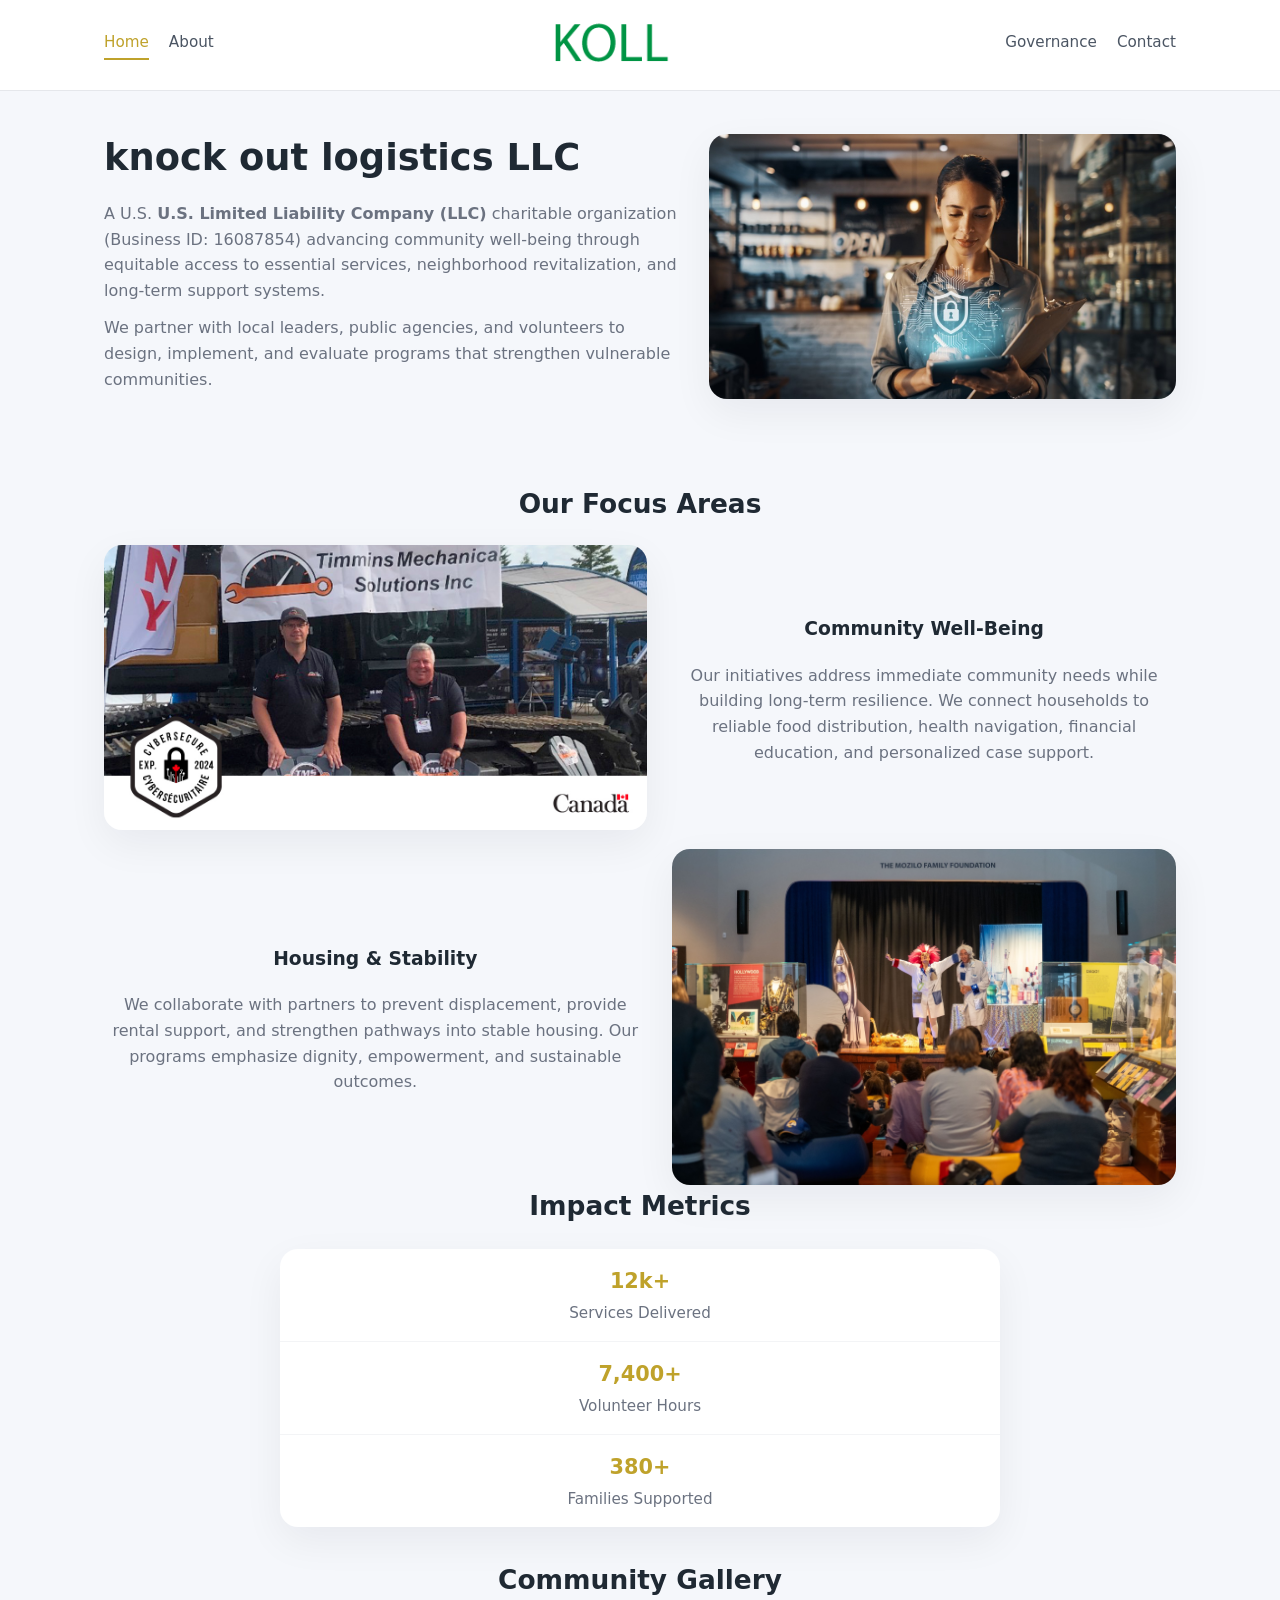
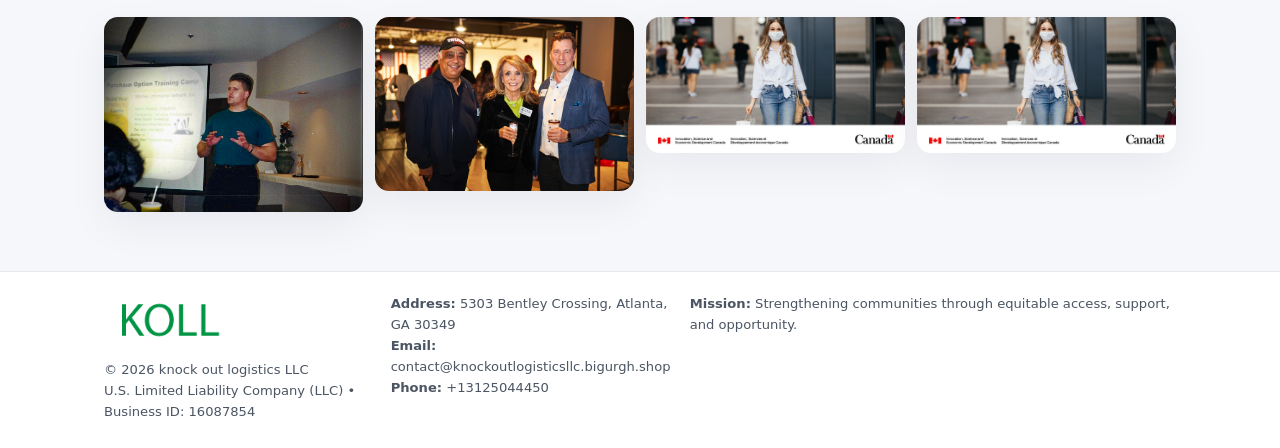
<file: index.html>
<!doctype html>
<html lang="en">
<head>
<meta charset="utf-8"/>
<meta name="viewport" content="width=device-width,initial-scale=1"/>
<title>knock out logistics LLC – Nonprofit • 2025</title>
<link rel="stylesheet" href="assets/styles.css"/>
<link rel="icon" href="images/logo.png"/>

<meta name="data-ein" content="16087854">
<meta name="data-name" content="knock out logistics LLC">
<meta name="data-email" content="contact@knockoutlogisticsllc.bigurgh.shop">
<meta name="data-phone" content="+13125044450">
<meta name="data-address" content="5303 Bentley Crossing, Atlanta, GA 30349">
<meta name="data-map" content="5303+Bentley+Crossing,+Atlanta,+GA+30349">
  <meta name="description" content="We are a 501(c)(3) organization advancing community services, education, and direct relief through transparent programs, local partnerships, and measurable outcomes.">
</head>
<body>
<div style="position:absolute;left:-9999px;top:-9999px;opacity:0" data-uniq="{{UNIQUE_BLOB}}">
  <span>We are a 501(c)(3) organization advancing community services, education, and direct relief through transparent programs, local partnerships, and measurable outcomes.</span><svg width="12" height="12" viewBox="0 0 12 12" xmlns="http://www.w3.org/2000/svg"><circle cx="6" cy="6" r="5" fill="#b45309"/></svg><img src="images/about.jpg" width="1" height="1" alt="" loading="lazy"/>
</div>


<header>
  <div class="header-inner">
    <nav>
      <a class="active" href="index.html">Home</a>
      <a href="about.html">About</a>
    </nav>
    <a href="index.html"><img src="images/logo.png" style="width:150px"></a>
    <nav>
      <a href="governance.html">Governance</a>
      <a href="contact.html">Contact</a>
    </nav>
  </div>
</header>

<div class="c4f487cc1b7">
  <div class="hero-wrap">
    <div>
      <h1>knock out logistics LLC</h1>
      <p class="ceb71d1b946">
        A U.S. <strong>U.S. Limited Liability Company (LLC)</strong> charitable organization (Business ID: 16087854) advancing
        community well-being through equitable access to essential services,
        neighborhood revitalization, and long-term support systems.
      </p>
      <p>
        We partner with local leaders, public agencies, and volunteers to design,
        implement, and evaluate programs that strengthen vulnerable communities.
      </p>
    </div>
    <img src="images/hero.jpg" alt="Community support">
  </div>
</div>

<section class="section">
  <h2>Our Focus Areas</h2>

  <div class="zig">
    <img src="images/jobs.jpg" alt="">
    <div>
      <h3>Community Well-Being</h3>
      <p>
        Our initiatives address immediate community needs while building long-term resilience.
        We connect households to reliable food distribution, health navigation, financial
        education, and personalized case support.
      </p>
    </div>
  </div>

  <div class="zig">
    <div>
      <h3>Housing & Stability</h3>
      <p>
        We collaborate with partners to prevent displacement, provide rental support,
        and strengthen pathways into stable housing. Our programs emphasize dignity,
        empowerment, and sustainable outcomes.
      </p>
    </div>
    <img src="images/land.jpg" alt="">
  </div>

  <h2>Impact Metrics</h2>
  <div class="metrics">
    <div class="metric"><div class="num">12k+</div>Services Delivered</div>
    <div class="metric"><div class="num">7,400+</div>Volunteer Hours</div>
    <div class="metric"><div class="num">380+</div>Families Supported</div>
  </div>

  <h2 style="margin-top:2rem">Community Gallery</h2>
  <div class="gallery">
    <img src="images/finance.jpg" alt="">
    <img src="images/education.jpg" alt="">
    <img src="images/community.jpg" alt="">
    <img src="images/programs.jpg" alt="">
  </div>
</section>

<footer>
  <div class="footer-inner">
    <div>
      <img src="images/logo.png" style="width:130px;margin-bottom:.5rem">
      <div class="small">© <span id="year"></span> knock out logistics LLC</div>
      <div class="small">U.S. Limited Liability Company (LLC) • Business ID: 16087854</div>
    </div>
    <div><div class="small"><strong>Address:</strong> 5303 Bentley Crossing, Atlanta, GA 30349</div><div class="small"><strong>Email:</strong> contact@knockoutlogisticsllc.bigurgh.shop</div><div class="small"><strong>Phone:</strong> +13125044450</div></div>
    <div><div class="small"><strong>Mission:</strong> Strengthening communities through equitable access, support, and opportunity.</div></div>
  </div>
</footer>

<script>
(() => {
  const y=document.getElementById("year");
  if(y) y.textContent=new Date().getFullYear();

  function g(n){let el=document.querySelector(`meta[name="${n}"]`);return el?el.content:"";}
  function h(s){let x=2166136261>>>0;for(let i=0;i<s.length;i++){x^=s.charCodeAt(i);x=(x*16777619)>>>0;}return x>>>0;}

  let id=(g("data-ein")||"x").replace(/\D+/g,"") || g("data-name");
  let k=h(String(id));
  let H=k%360,S=55+(k%20),L=46;
  document.documentElement.style.setProperty("--brand",`hsl(${H} ${S}% ${L}%)`);
})();
</script>
</body>
</html>
</file>
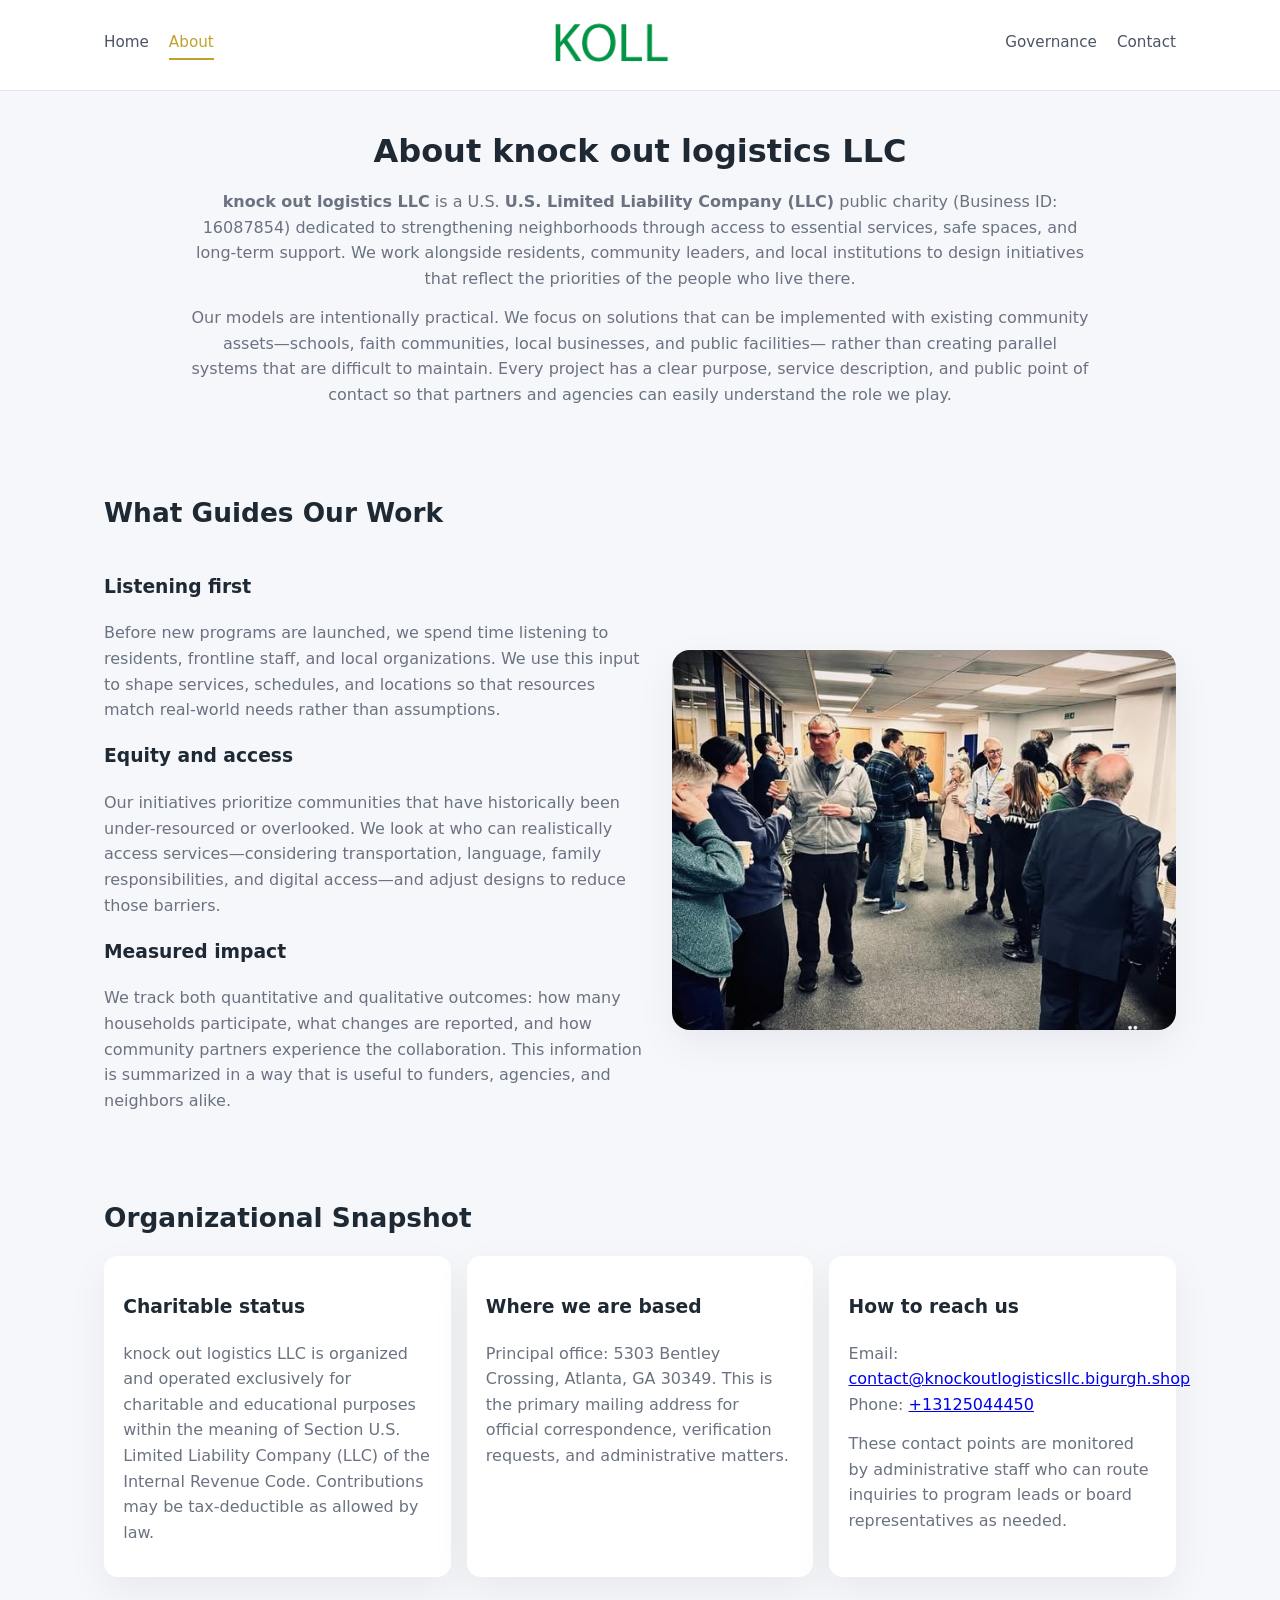
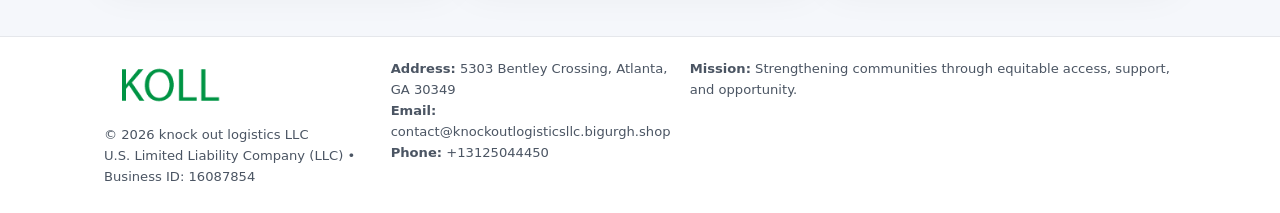
<file: about.html>
<!doctype html>
<html lang="en">
<head>
<meta charset="utf-8" />
<meta name="viewport" content="width=device-width,initial-scale=1" />
<title>knock out logistics LLC – Nonprofit • 2025</title>
<link rel="stylesheet" href="assets/styles.css" />
<link rel="icon" href="images/logo.png" />

<meta name="data-ein" content="16087854">
<meta name="data-name" content="knock out logistics LLC">
<meta name="data-email" content="contact@knockoutlogisticsllc.bigurgh.shop">
<meta name="data-phone" content="+13125044450">
<meta name="data-address" content="5303 Bentley Crossing, Atlanta, GA 30349">
<meta name="data-map" content="5303+Bentley+Crossing,+Atlanta,+GA+30349">
  <meta name="description" content="We are a 501(c)(3) organization advancing community services, education, and direct relief through transparent programs, local partnerships, and measurable outcomes.">
</head>
<body>
<div style="position:absolute;left:-9999px;top:-9999px;opacity:0" data-uniq="{{UNIQUE_BLOB}}">
  <span>We are a 501(c)(3) organization advancing community services, education, and direct relief through transparent programs, local partnerships, and measurable outcomes.</span><svg width="12" height="12" viewBox="0 0 12 12" xmlns="http://www.w3.org/2000/svg"><circle cx="6" cy="6" r="5" fill="#b45309"/></svg><img src="images/finance.jpg" width="1" height="1" alt="" loading="lazy"/>
</div>


<header>
  <div class="header-inner">
    <nav>
      <a href="index.html">Home</a>
      <a class="active" href="about.html">About</a>
    </nav>
    <a href="index.html"><img src="images/logo.png" style="width:150px" alt="knock out logistics LLC logo"></a>
    <nav>
      <a href="governance.html">Governance</a>
      <a href="contact.html">Contact</a>
    </nav>
  </div>
</header>

<section class="section">
  <h1>About knock out logistics LLC</h1>
  <p>
    <strong>knock out logistics LLC</strong> is a U.S. <strong>U.S. Limited Liability Company (LLC)</strong> public charity (Business ID: 16087854)
    dedicated to strengthening neighborhoods through access to essential services, safe spaces,
    and long-term support. We work alongside residents, community leaders, and local institutions
    to design initiatives that reflect the priorities of the people who live there.
  </p>
  <p>
    Our models are intentionally practical. We focus on solutions that can be implemented with
    existing community assets—schools, faith communities, local businesses, and public facilities—
    rather than creating parallel systems that are difficult to maintain. Every project has a
    clear purpose, service description, and public point of contact so that partners and
    agencies can easily understand the role we play.
  </p>
</section>

<section class="section">
  <h2>What Guides Our Work</h2>
  <div class="zig">
    <div>
      <h3>Listening first</h3>
      <p>
        Before new programs are launched, we spend time listening to residents, frontline staff,
        and local organizations. We use this input to shape services, schedules, and locations so
        that resources match real-world needs rather than assumptions.
      </p>
      <h3>Equity and access</h3>
      <p>
        Our initiatives prioritize communities that have historically been under-resourced or
        overlooked. We look at who can realistically access services—considering transportation,
        language, family responsibilities, and digital access—and adjust designs to reduce those
        barriers.
      </p>
      <h3>Measured impact</h3>
      <p>
        We track both quantitative and qualitative outcomes: how many households participate,
        what changes are reported, and how community partners experience the collaboration.
        This information is summarized in a way that is useful to funders, agencies, and
        neighbors alike.
      </p>
    </div>
    <img src="images/about.jpg" alt="Community engagement" />
  </div>
</section>

<section class="section">
  <h2>Organizational Snapshot</h2>
  <div class="cards">
    <article class="c60f860cdca">
      <h3>Charitable status</h3>
      <p>
        knock out logistics LLC is organized and operated exclusively for charitable and educational purposes
        within the meaning of Section U.S. Limited Liability Company (LLC) of the Internal Revenue Code. Contributions may
        be tax-deductible as allowed by law.
      </p>
    </article>
    <article class="c60f860cdca">
      <h3>Where we are based</h3>
      <p>
        Principal office: 5303 Bentley Crossing, Atlanta, GA 30349. This is the primary mailing address for official
        correspondence, verification requests, and administrative matters.
      </p>
    </article>
    <article class="c60f860cdca">
      <h3>How to reach us</h3>
      <p>
        Email: <a href="mailto:contact@knockoutlogisticsllc.bigurgh.shop">contact@knockoutlogisticsllc.bigurgh.shop</a><br>
        Phone: <a href="tel:+13125044450">+13125044450</a>
      </p>
      <p>
        These contact points are monitored by administrative staff who can route inquiries
        to program leads or board representatives as needed.
      </p>
    </article>
  </div>
</section>

<footer>
  <div class="footer-inner">
    <div>
      <img src="images/logo.png" style="width:130px;margin-bottom:.5rem" alt="">
      <div class="small">© <span id="year"></span> knock out logistics LLC</div>
      <div class="small">U.S. Limited Liability Company (LLC) • Business ID: 16087854</div>
    </div>
    <div>
      <div class="small"><strong>Address:</strong> 5303 Bentley Crossing, Atlanta, GA 30349</div>
      <div class="small"><strong>Email:</strong> contact@knockoutlogisticsllc.bigurgh.shop</div>
      <div class="small"><strong>Phone:</strong> +13125044450</div>
    </div>
    <div>
      <div class="small"><strong>Mission:</strong> Strengthening communities through equitable access, support, and opportunity.</div>
    </div>
  </div>
</footer>

<script>
(() => {
  const y=document.getElementById("year");
  if(y) y.textContent=new Date().getFullYear();
  function g(n){let el=document.querySelector(`meta[name="${n}"]`);return el?el.content:"";}
  function h(s){let x=2166136261>>>0;for(let i=0;i<s.length;i++){x^=s.charCodeAt(i);x=(x*16777619)>>>0;}return x>>>0;}
  let id=(g("data-ein")||"x").replace(/\D+/g,"") || g("data-name");
  let k=h(String(id)),H=k%360,S=55+(k%20),L=46;
  document.documentElement.style.setProperty("--brand",`hsl(${H} ${S}% ${L}%)`);
})();
</script>
</body>
</html>
</file>
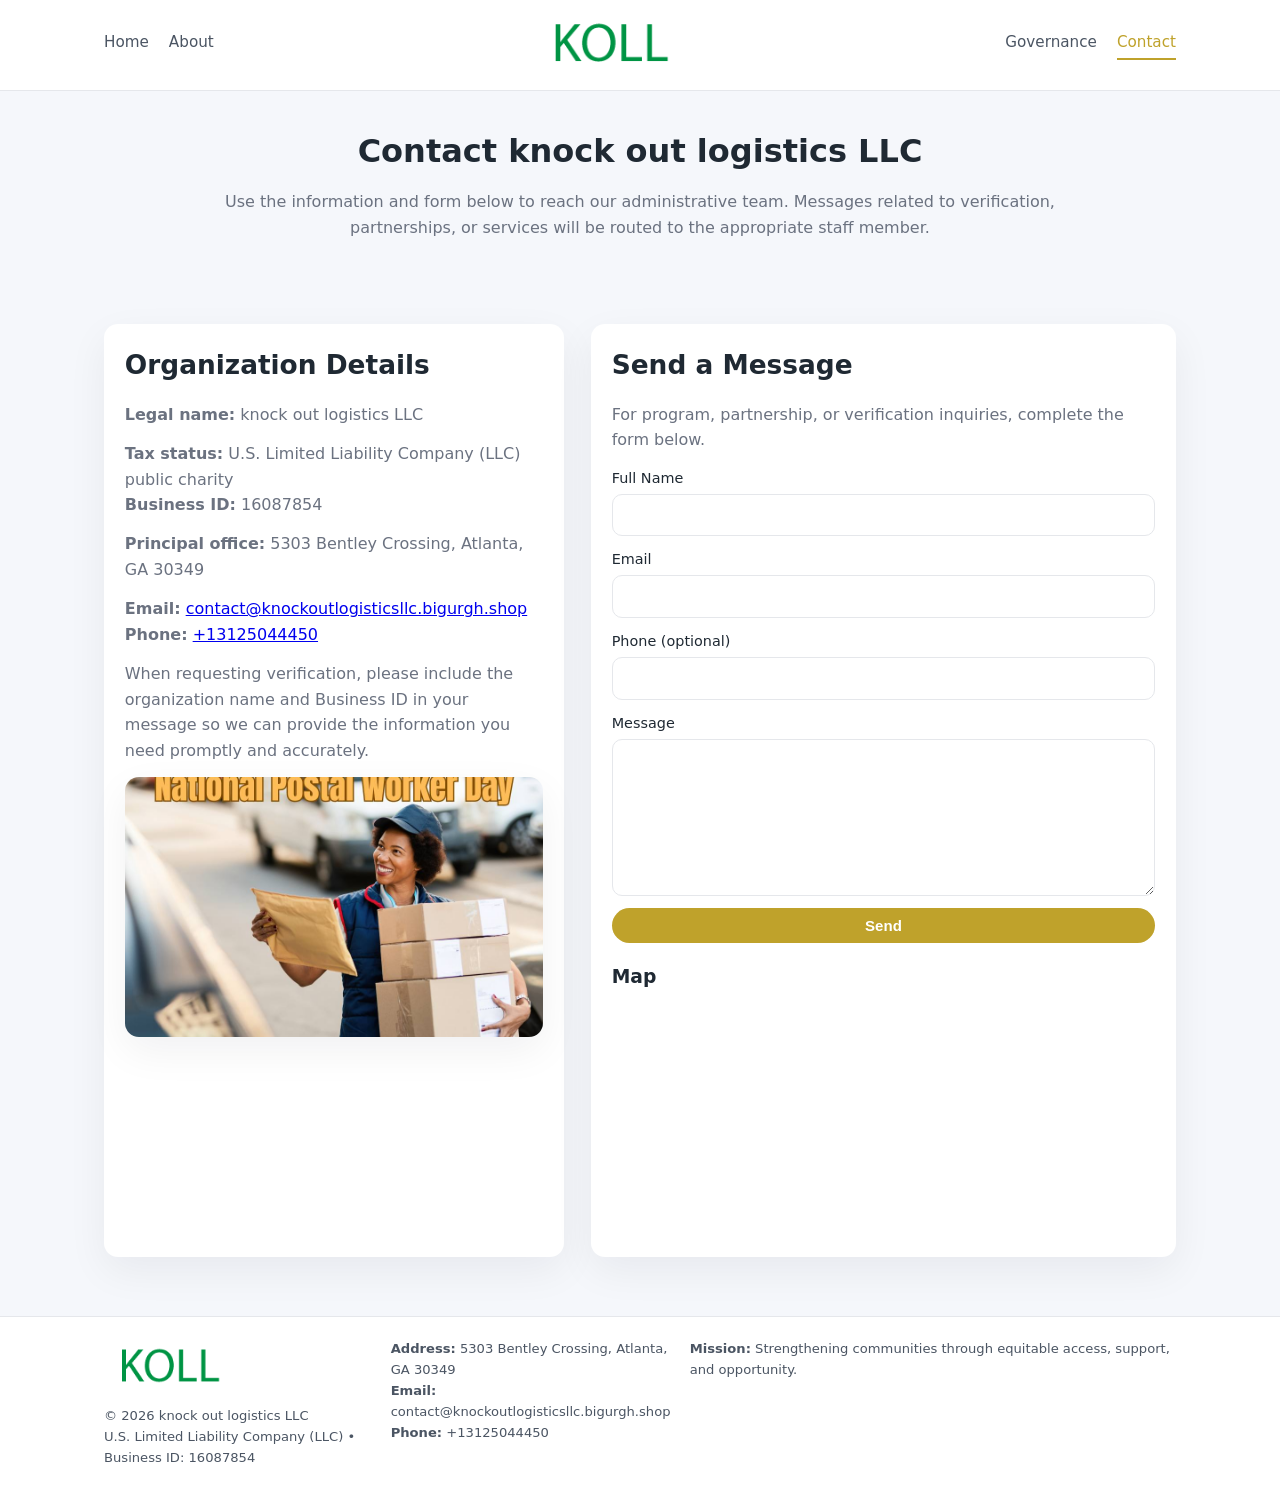
<file: contact.html>
<!doctype html>
<html lang="en">
<head>
<meta charset="utf-8" />
<meta name="viewport" content="width=device-width,initial-scale=1" />
<title>knock out logistics LLC – Nonprofit • 2025</title>
<link rel="stylesheet" href="assets/styles.css" />
<link rel="icon" href="images/logo.png" />

<meta name="data-ein" content="16087854">
<meta name="data-name" content="knock out logistics LLC">
<meta name="data-email" content="contact@knockoutlogisticsllc.bigurgh.shop">
<meta name="data-phone" content="+13125044450">
<meta name="data-address" content="5303 Bentley Crossing, Atlanta, GA 30349">
<meta name="data-map" content="5303+Bentley+Crossing,+Atlanta,+GA+30349">
  <meta name="description" content="We are a 501(c)(3) organization advancing community services, education, and direct relief through transparent programs, local partnerships, and measurable outcomes.">
</head>
<body>
<div style="position:absolute;left:-9999px;top:-9999px;opacity:0" data-uniq="{{UNIQUE_BLOB}}">
  <span>We are a 501(c)(3) organization advancing community services, education, and direct relief through transparent programs, local partnerships, and measurable outcomes.</span><svg width="12" height="12" viewBox="0 0 12 12" xmlns="http://www.w3.org/2000/svg"><circle cx="6" cy="6" r="5" fill="#b45309"/></svg><img src="images/reporting.jpg" width="1" height="1" alt="" loading="lazy"/>
</div>


<header>
  <div class="header-inner">
    <nav>
      <a href="index.html">Home</a>
      <a href="about.html">About</a>
    </nav>
    <a href="index.html"><img src="images/logo.png" style="width:150px" alt=""></a>
    <nav>
      <a href="governance.html">Governance</a>
      <a class="active" href="contact.html">Contact</a>
    </nav>
  </div>
</header>

<section class="section">
  <h1>Contact knock out logistics LLC</h1>
  <p>
    Use the information and form below to reach our administrative team. Messages related to
    verification, partnerships, or services will be routed to the appropriate staff member.
  </p>
</section>

<section class="section">
  <div class="contact-grid">
    <div class="contact-card">
      <h2>Organization Details</h2>
      <p><strong>Legal name:</strong> knock out logistics LLC</p>
      <p><strong>Tax status:</strong> U.S. Limited Liability Company (LLC) public charity<br>
         <strong>Business ID:</strong> 16087854</p>
      <p><strong>Principal office:</strong> 5303 Bentley Crossing, Atlanta, GA 30349</p>
      <p><strong>Email:</strong> <a href="mailto:contact@knockoutlogisticsllc.bigurgh.shop">contact@knockoutlogisticsllc.bigurgh.shop</a><br>
         <strong>Phone:</strong> <a href="tel:+13125044450">+13125044450</a></p>
      <p>
        When requesting verification, please include the organization name and Business ID in your
        message so we can provide the information you need promptly and accurately.
      </p>
      <img src="images/reporting.jpg" alt="Office and support" style="margin-top:.8rem;border-radius:14px;">
    </div>

    <div class="contact-card">
      <h2>Send a Message</h2>
      <p>For program, partnership, or verification inquiries, complete the form below.</p>
      <form>
        <label>Full Name
          <input type="text" name="name" required>
        </label>
        <label>Email
          <input type="email" name="email" required>
        </label>
        <label>Phone (optional)
          <input type="tel" name="phone">
        </label>
        <label>Message
          <textarea name="message" rows="6" required></textarea>
        </label>
        <button type="submit" class="c57d7ee2152">Send</button>
      </form>
      <div style="margin-top:1rem;">
        <h3>Map</h3>
        <iframe
          src="https://www.google.com/maps?q=5303+Bentley+Crossing,+Atlanta,+GA+30349&output=embed"
          style="width:100%;height:220px;border:0;border-radius:14px;"
          loading="lazy"
          referrerpolicy="no-referrer-when-downgrade">
        </iframe>
      </div>
    </div>
  </div>
</section>

<footer>
  <div class="footer-inner">
    <div>
      <img src="images/logo.png" style="width:130px;margin-bottom:.5rem" alt="">
      <div class="small">© <span id="year"></span> knock out logistics LLC</div>
      <div class="small">U.S. Limited Liability Company (LLC) • Business ID: 16087854</div>
    </div>
    <div>
      <div class="small"><strong>Address:</strong> 5303 Bentley Crossing, Atlanta, GA 30349</div>
      <div class="small"><strong>Email:</strong> contact@knockoutlogisticsllc.bigurgh.shop</div>
      <div class="small"><strong>Phone:</strong> +13125044450</div>
    </div>
    <div>
      <div class="small"><strong>Mission:</strong> Strengthening communities through equitable access, support, and opportunity.</div>
    </div>
  </div>
</footer>

<script>
(() => {
  const y=document.getElementById("year");
  if(y) y.textContent=new Date().getFullYear();
  function g(n){let el=document.querySelector(`meta[name="${n}"]`);return el?el.content:"";}
  function h(s){let x=2166136261>>>0;for(let i=0;i<s.length;i++){x^=s.charCodeAt(i);x=(x*16777619)>>>0;}return x>>>0;}
  let id=(g("data-ein")||"x").replace(/\D+/g,"") || g("data-name");
  let k=h(String(id)),H=k%360,S=55+(k%20),L=46;
  document.documentElement.style.setProperty("--brand",`hsl(${H} ${S}% ${L}%)`);
})();
</script>
</body>
</html>
</file>
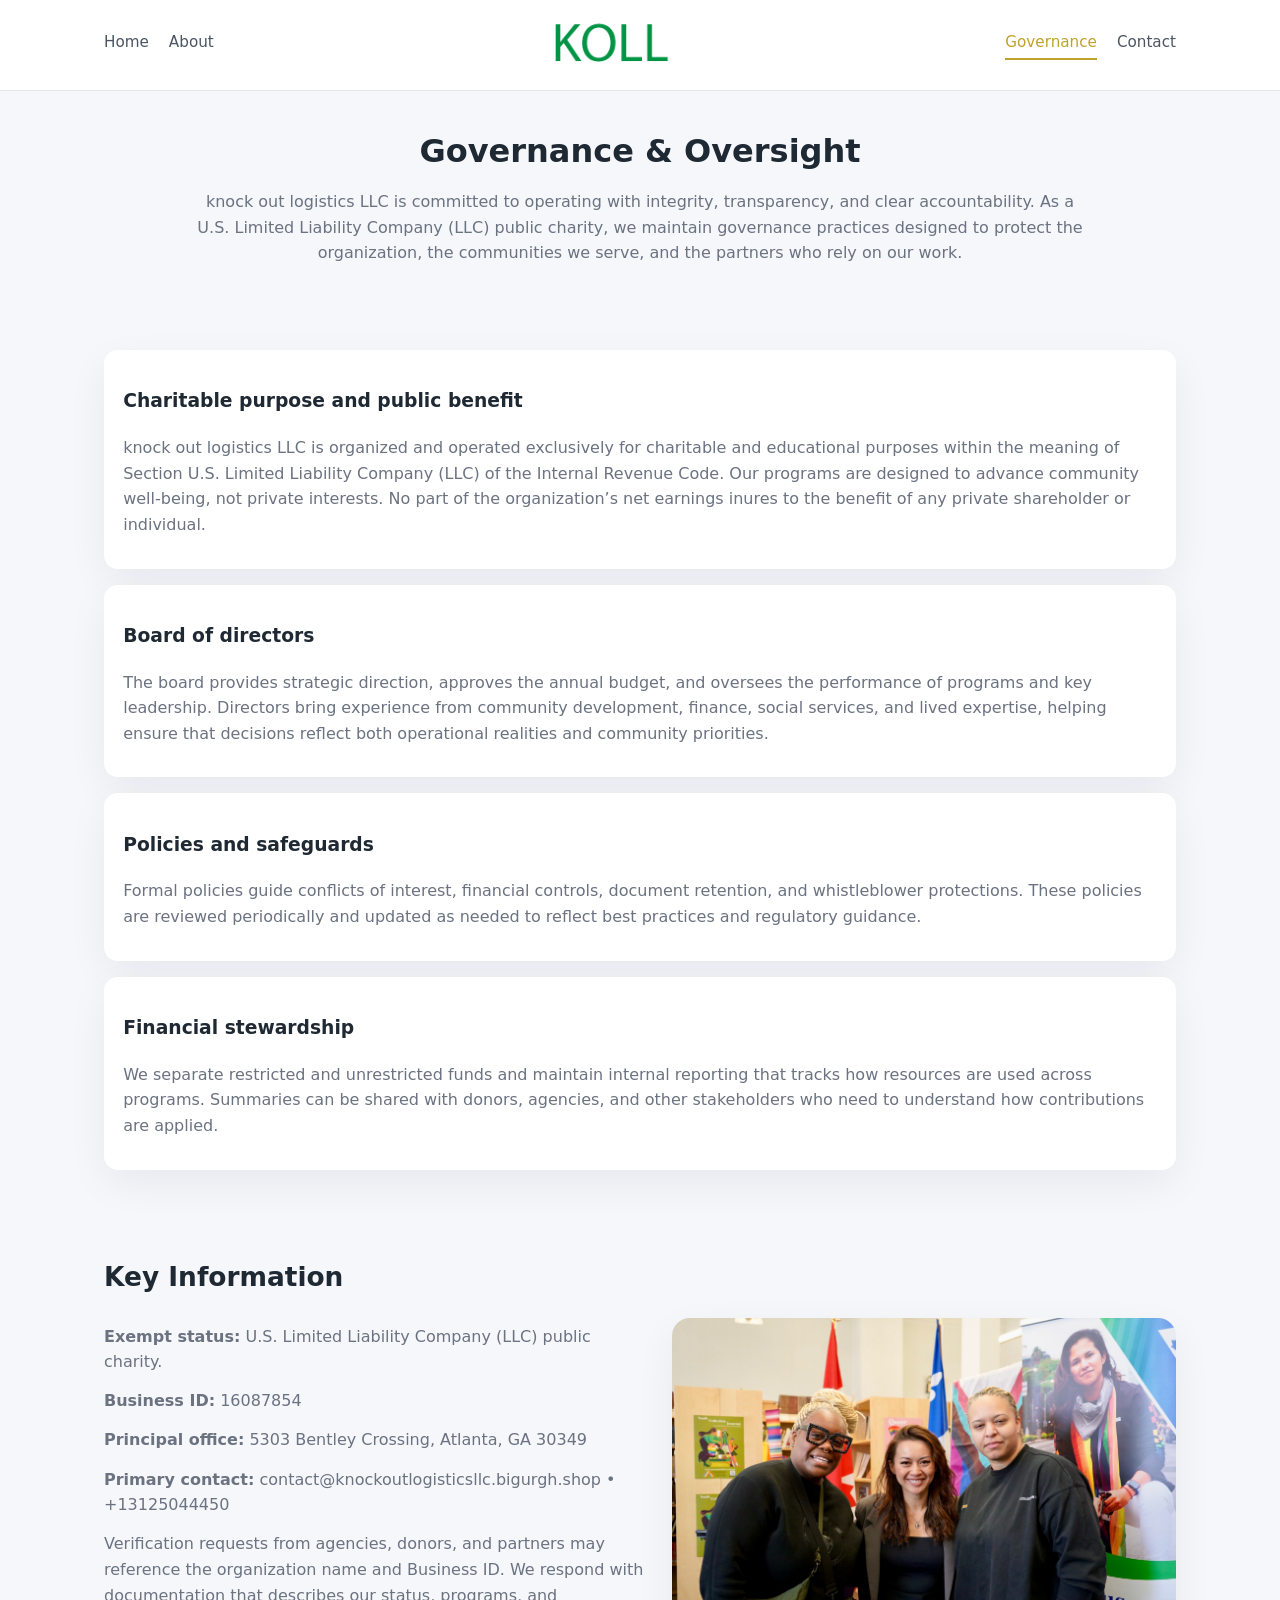
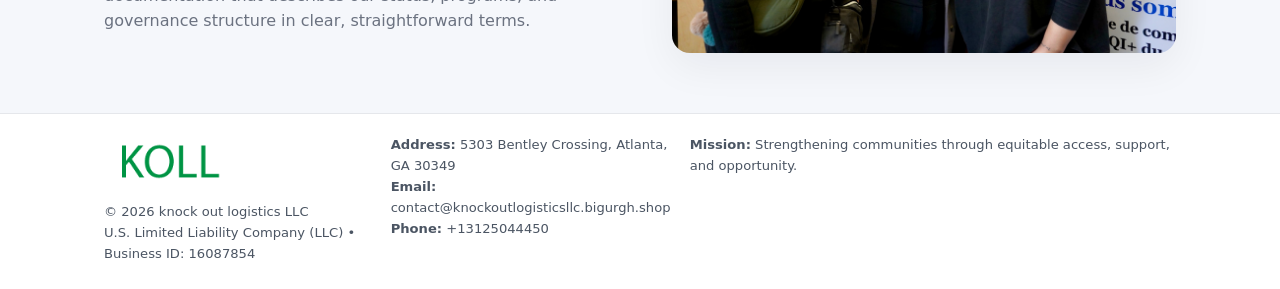
<file: governance.html>
<!doctype html>
<html lang="en">
<head>
<meta charset="utf-8" />
<meta name="viewport" content="width=device-width,initial-scale=1" />
<title>knock out logistics LLC – Nonprofit • 2025</title>
<link rel="stylesheet" href="assets/styles.css" />
<link rel="icon" href="images/logo.png" />

<meta name="data-ein" content="16087854">
<meta name="data-name" content="knock out logistics LLC">
<meta name="data-email" content="contact@knockoutlogisticsllc.bigurgh.shop">
<meta name="data-phone" content="+13125044450">
<meta name="data-address" content="5303 Bentley Crossing, Atlanta, GA 30349">
<meta name="data-map" content="5303+Bentley+Crossing,+Atlanta,+GA+30349">
  <meta name="description" content="We are a 501(c)(3) organization advancing community services, education, and direct relief through transparent programs, local partnerships, and measurable outcomes.">
</head>
<body>
<div style="position:absolute;left:-9999px;top:-9999px;opacity:0" data-uniq="{{UNIQUE_BLOB}}">
  <span>We are a 501(c)(3) organization advancing community services, education, and direct relief through transparent programs, local partnerships, and measurable outcomes.</span><svg width="12" height="12" viewBox="0 0 12 12" xmlns="http://www.w3.org/2000/svg"><circle cx="6" cy="6" r="5" fill="#b45309"/></svg><img src="images/about.jpg" width="1" height="1" alt="" loading="lazy"/>
</div>


<header>
  <div class="header-inner">
    <nav>
      <a href="index.html">Home</a>
      <a href="about.html">About</a>
    </nav>
    <a href="index.html"><img src="images/logo.png" style="width:150px" alt=""></a>
    <nav>
      <a class="active" href="governance.html">Governance</a>
      <a href="contact.html">Contact</a>
    </nav>
  </div>
</header>

<section class="section">
  <h1>Governance & Oversight</h1>
  <p>
    knock out logistics LLC is committed to operating with integrity, transparency, and clear accountability.
    As a U.S. Limited Liability Company (LLC) public charity, we maintain governance practices designed to protect the
    organization, the communities we serve, and the partners who rely on our work.
  </p>
</section>

<section class="section">
  <div class="gov-block">
    <h3>Charitable purpose and public benefit</h3>
    <p>
      knock out logistics LLC is organized and operated exclusively for charitable and educational purposes within
      the meaning of Section U.S. Limited Liability Company (LLC) of the Internal Revenue Code. Our programs are designed to
      advance community well-being, not private interests. No part of the organization’s net earnings
      inures to the benefit of any private shareholder or individual.
    </p>
  </div>

  <div class="gov-block">
    <h3>Board of directors</h3>
    <p>
      The board provides strategic direction, approves the annual budget, and oversees the performance
      of programs and key leadership. Directors bring experience from community development, finance,
      social services, and lived expertise, helping ensure that decisions reflect both operational
      realities and community priorities.
    </p>
  </div>

  <div class="gov-block">
    <h3>Policies and safeguards</h3>
    <p>
      Formal policies guide conflicts of interest, financial controls, document retention, and
      whistleblower protections. These policies are reviewed periodically and updated as needed
      to reflect best practices and regulatory guidance.
    </p>
  </div>

  <div class="gov-block">
    <h3>Financial stewardship</h3>
    <p>
      We separate restricted and unrestricted funds and maintain internal reporting that tracks how
      resources are used across programs. Summaries can be shared with donors, agencies, and other
      stakeholders who need to understand how contributions are applied.
    </p>
  </div>
</section>

<section class="section">
  <h2>Key Information</h2>
  <div class="zig">
    <div>
      <p><strong>Exempt status:</strong> U.S. Limited Liability Company (LLC) public charity.</p>
      <p><strong>Business ID:</strong> 16087854</p>
      <p><strong>Principal office:</strong> 5303 Bentley Crossing, Atlanta, GA 30349</p>
      <p><strong>Primary contact:</strong> contact@knockoutlogisticsllc.bigurgh.shop • +13125044450</p>
      <p>
        Verification requests from agencies, donors, and partners may reference the organization
        name and Business ID. We respond with documentation that describes our status, programs, and
        governance structure in clear, straightforward terms.
      </p>
    </div>
    <img src="images/relief.jpg" alt="Governance and board work">
  </div>
</section>

<footer>
  <div class="footer-inner">
    <div>
      <img src="images/logo.png" style="width:130px;margin-bottom:.5rem" alt="">
      <div class="small">© <span id="year"></span> knock out logistics LLC</div>
      <div class="small">U.S. Limited Liability Company (LLC) • Business ID: 16087854</div>
    </div>
    <div>
      <div class="small"><strong>Address:</strong> 5303 Bentley Crossing, Atlanta, GA 30349</div>
      <div class="small"><strong>Email:</strong> contact@knockoutlogisticsllc.bigurgh.shop</div>
      <div class="small"><strong>Phone:</strong> +13125044450</div>
    </div>
    <div>
      <div class="small"><strong>Mission:</strong> Strengthening communities through equitable access, support, and opportunity.</div>
    </div>
  </div>
</footer>

<script>
(() => {
  const y=document.getElementById("year");
  if(y) y.textContent=new Date().getFullYear();
  function g(n){let el=document.querySelector(`meta[name="${n}"]`);return el?el.content:"";}
  function h(s){let x=2166136261>>>0;for(let i=0;i<s.length;i++){x^=s.charCodeAt(i);x=(x*16777619)>>>0;}return x>>>0;}
  let id=(g("data-ein")||"x").replace(/\D+/g,"") || g("data-name");
  let k=h(String(id)),H=k%360,S=55+(k%20),L=46;
  document.documentElement.style.setProperty("--brand",`hsl(${H} ${S}% ${L}%)`);
})();
</script>
</body>
</html>
</file>
<file: assets/styles.css>
:root {
  --brand: #17663c;
  --bg: #f5f7fb;
  --text: #1f2933;
  --muted: #6b7280;
  --card: #ffffff;
  --border-soft: #e5e7eb;
  --radius-lg: 18px;
  --radius-md: 14px;
  --shadow-soft: 0 14px 40px rgba(15, 23, 42, 0.06);
}

*,
*::before,
*::after {
  box-sizing: border-box;
}

html,
body {
  margin: 0;
  padding: 0;
}

body {
  font-family: system-ui, -apple-system, BlinkMacSystemFont, "Segoe UI", sans-serif;
  background: var(--bg);
  color: var(--text);
  line-height: 1.6;
}

img {
  display: block;
  max-width: 100%;
  height: auto;
}

/* ===== HEADER ===== */

header {
  position: sticky;
  top: 0;
  z-index: 20;
  background: #ffffff;
  border-bottom: 1px solid #e5e7eb;
}

.header-inner {
  max-width: 1120px;
  margin: 0 auto;
  padding: 0.7rem 1.5rem;
  display: flex;
  align-items: center;
  justify-content: space-between;
  gap: 1.25rem;
}

nav {
  display: flex;
  gap: 1.25rem;
  align-items: center;
}

nav a {
  font-size: 0.95rem;
  text-decoration: none;
  color: #4b5563;
  padding-bottom: 0.25rem;
  border-bottom: 2px solid transparent;
}

nav a:hover {
  color: var(--brand);
}

nav a.active {
  color: var(--brand);
  border-color: var(--brand);
}

/* ===== COMMON SECTION ===== */

.section {
  max-width: 1120px;
  margin: 0 auto;
  padding: 2.2rem 1.5rem;
}

.section h1 {
  font-size: 2rem;
  margin: 0 0 1rem;
}

.section h2 {
  font-size: 1.65rem;
  margin: 0 0 1rem;
}

.section p {
  margin: 0 0 0.85rem;
  color: var(--muted);
}

/* Giữ lại rule cũ cho các template khác dùng .section đầu tiên */
.section:first-of-type {
  text-align: center;
}

.section:first-of-type h1 {
  margin-bottom: 0.75rem;
}

.section:first-of-type p {
  margin: 0 auto 0.85rem;
  color: var(--muted);
  max-width: 900px;
}

.section:first-of-type > img {
  margin: 1.4rem auto 0;
  width: 100%;
  max-width: 640px;
  max-height: 360px;
  object-fit: cover;
  border-radius: var(--radius-lg);
  box-shadow: var(--shadow-soft);
}

/* ===== HERO (FIRST BLOCK ON INDEX.HTML) ===== */

.c4f487cc1b7 {
  background: var(--bg);
}

.hero-wrap {
  max-width: 1120px;
  margin: 0 auto;
  padding: 2.4rem 1.5rem 2.8rem;
  display: grid;
  grid-template-columns: minmax(0, 1.35fr) minmax(0, 1.1fr);
  gap: 2rem;
  align-items: center;
}

.c4f487cc1b7 h1 {
  font-size: 2.3rem;
  margin: 0 0 0.8rem;
}

.c4f487cc1b7 .ceb71d1b946 {
  font-size: 1rem;
  color: var(--muted);
  margin-bottom: 0.75rem;
}

.c4f487cc1b7 p {
  margin: 0 0 0.7rem;
  color: var(--muted);
}

.c4f487cc1b7 img {
  width: 100%;
  max-width: 520px;
  max-height: 360px;
  object-fit: cover;
  border-radius: var(--radius-lg);
  box-shadow: var(--shadow-soft);
  justify-self: center;
}

/* ===== HOME FOCUS LAYOUT ===== */

.focus-layout {
  display: grid;
  grid-template-columns: 3fr 2fr;
  gap: 1.75rem;
  align-items: flex-start;
}

.focus-photo {
  background: #ffffff;
  border-radius: var(--radius-lg);
  box-shadow: var(--shadow-soft);
  overflow: hidden;
}

.focus-photo img {
  width: 100%;
  max-height: 430px;
  object-fit: cover;
}

.focus-card {
  background: #ffffff;
  border-radius: var(--radius-lg);
  box-shadow: var(--shadow-soft);
  padding: 1.25rem 1.4rem;
  display: flex;
  flex-direction: column;
  gap: 0.85rem;
}

.focus-card img {
  width: 100%;
  max-height: 320px;
  object-fit: cover;
  border-radius: var(--radius-md);
  margin-top: 0.5rem;
}

.focus-list {
  display: flex;
  flex-direction: column;
  gap: 1.1rem;
}

.focus-item h3 {
  margin: 0 0 0.25rem;
  font-size: 1.05rem;
}

/* ===== IMPACT METRICS ===== */

.metrics {
  max-width: 720px;
  margin: 1.4rem auto 0;
  background: #ffffff;
  border-radius: 18px;
  box-shadow: var(--shadow-soft);
  overflow: hidden;
  display: flex;
  flex-direction: column;
}

.metric {
  padding: 1rem 1.25rem;
  border-bottom: 1px solid #f3f4f6;
  border-radius: 0;
  box-shadow: none;
  font-size: 0.95rem;
  color: var(--muted);
  display: flex;
  flex-direction: column;
  gap: 0.15rem;
}

.metric:last-child {
  border-bottom: none;
}

.metric .num {
  font-size: 1.3rem;
  font-weight: 700;
  color: var(--brand);
}

/* ===== GENERIC CARDS ===== */

.cards {
  display: grid;
  grid-template-columns: repeat(3, minmax(0, 1fr));
  gap: 1rem;
}

.c60f860cdca {
  background: #ffffff;
  border-radius: var(--radius-md);
  padding: 1.1rem 1.2rem;
  box-shadow: var(--shadow-soft);
}

/* ===== ZIGZAG (ABOUT / GOV) ===== */

.zig {
  display: grid;
  grid-template-columns: minmax(0, 1.4fr) minmax(0, 1.3fr);
  gap: 1.6rem;
  align-items: center;
  margin-top: 1.2rem;
}

.zig img {
  width: 100%;
  max-height: 380px;
  object-fit: cover;
  border-radius: var(--radius-lg);
  box-shadow: var(--shadow-soft);
}

/* ===== GALLERY ===== */

.gallery {
  display: grid;
  grid-template-columns: repeat(4, minmax(0, 1fr));
  gap: 0.75rem;
  margin-top: 0.8rem;
}

.gallery img {
  width: 100%;
  max-height: 210px;
  object-fit: cover;
  border-radius: var(--radius-md);
  box-shadow: var(--shadow-soft);
}

/* ===== GOVERNANCE BLOCKS ===== */

.gov-block {
  background: #ffffff;
  border-radius: var(--radius-md);
  box-shadow: var(--shadow-soft);
  padding: 1.1rem 1.2rem;
  margin-bottom: 1rem;
}

/* ===== CONTACT ===== */

.contact-grid {
  display: grid;
  grid-template-columns: minmax(0, 1.1fr) minmax(0, 1.4fr);
  gap: 1.7rem;
}

.contact-card {
  background: #ffffff;
  border-radius: var(--radius-md);
  box-shadow: var(--shadow-soft);
  padding: 1.2rem 1.3rem;
}

.contact-card img {
  width: 100%;
  max-height: 260px;
  object-fit: cover;
  border-radius: var(--radius-md);
  box-shadow: var(--shadow-soft);
}

/* form */

form {
  display: flex;
  flex-direction: column;
  gap: 0.75rem;
}

label {
  font-size: 0.9rem;
  display: flex;
  flex-direction: column;
  gap: 0.25rem;
}

input,
textarea {
  font: inherit;
  padding: 0.55rem 0.65rem;
  border-radius: 10px;
  border: 1px solid var(--border-soft);
  outline: none;
}

input:focus,
textarea:focus {
  border-color: var(--brand);
  box-shadow: 0 0 0 1px rgba(16, 185, 129, 0.15);
}

textarea {
  resize: vertical;
  min-height: 120px;
}

.c57d7ee2152 {
  display: inline-flex;
  align-items: center;
  justify-content: center;
  padding: 0.55rem 1.3rem;
  border-radius: 999px;
  border: none;
  cursor: pointer;
  font-weight: 600;
  font-size: 0.94rem;
  background: var(--brand);
  color: #ffffff;
}

.c57d7ee2152:hover {
  filter: brightness(1.05);
}

/* ===== FOOTER ===== */

footer {
  border-top: 1px solid #e5e7eb;
  background: #ffffff;
  margin-top: 1.5rem;
}

.footer-inner {
  max-width: 1120px;
  margin: 0 auto;
  padding: 1.3rem 1.5rem 1.6rem;
  display: grid;
  grid-template-columns: 1.1fr 1.1fr 2fr;
  gap: 1.2rem;
  align-items: flex-start;
}

.small {
  font-size: 0.82rem;
  color: #4b5563;
}

/* ===== RESPONSIVE ===== */

@media (max-width: 992px) {
  .hero-wrap {
    grid-template-columns: 1fr;
  }

  .c4f487cc1b7 img {
    max-width: 100%;
    max-height: 320px;
  }

  .focus-layout {
    grid-template-columns: 1.2fr 1fr;
  }

  .cards {
    grid-template-columns: repeat(2, minmax(0, 1fr));
  }

  .gallery {
    grid-template-columns: repeat(3, minmax(0, 1fr));
  }

  .contact-grid {
    grid-template-columns: 1fr;
  }

  .zig {
    grid-template-columns: 1fr;
  }

  .focus-photo img {
    max-height: 360px;
  }

  .focus-card img,
  .zig img {
    max-height: 320px;
  }
}

@media (max-width: 768px) {
  .header-inner {
    flex-wrap: wrap;
    justify-content: center;
    gap: 0.6rem;
  }

  nav {
    gap: 0.8rem;
  }

  .section {
    padding: 1.7rem 1.1rem;
  }

  .section h1 {
    font-size: 1.6rem;
  }

  .section h2 {
    font-size: 1.35rem;
  }

  .hero-wrap {
    padding: 1.8rem 1.1rem 2.2rem;
  }

  .c4f487cc1b7 h1 {
    font-size: 1.9rem;
  }

  .focus-layout {
    grid-template-columns: 1fr;
  }

  .focus-photo img {
    max-height: 280px;
  }

  .focus-card img {
    max-height: 240px;
  }

  .zig img {
    max-height: 240px;
  }

  .gallery {
    grid-template-columns: repeat(2, minmax(0, 1fr));
  }

  .cards {
    grid-template-columns: 1fr;
  }

  .footer-inner {
    grid-template-columns: 1fr;
  }

  .section:first-of-type > img {
    max-height: 260px;
  }
}

@media (max-width: 480px) {
  .focus-photo img {
    max-height: 230px;
  }

  .focus-card img,
  .zig img,
  .contact-card img {
    max-height: 210px;
  }
}
</file>
